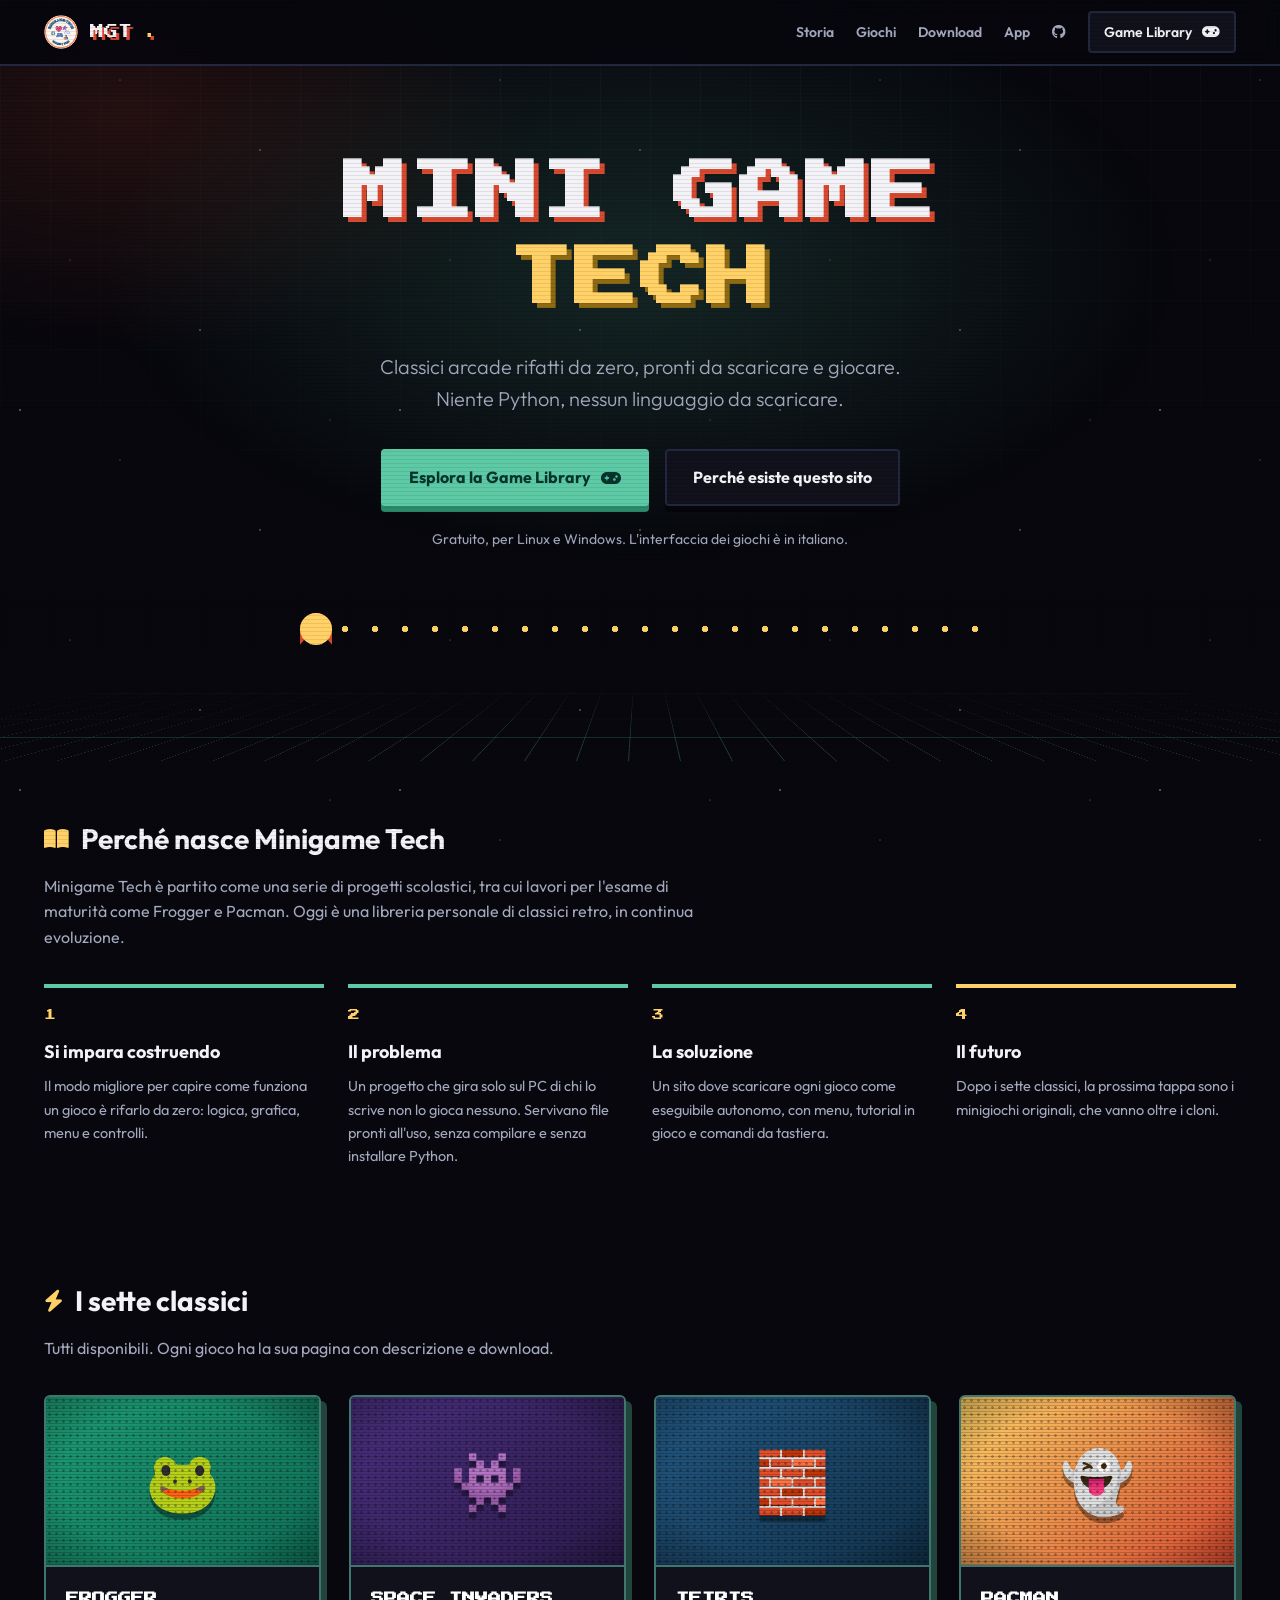
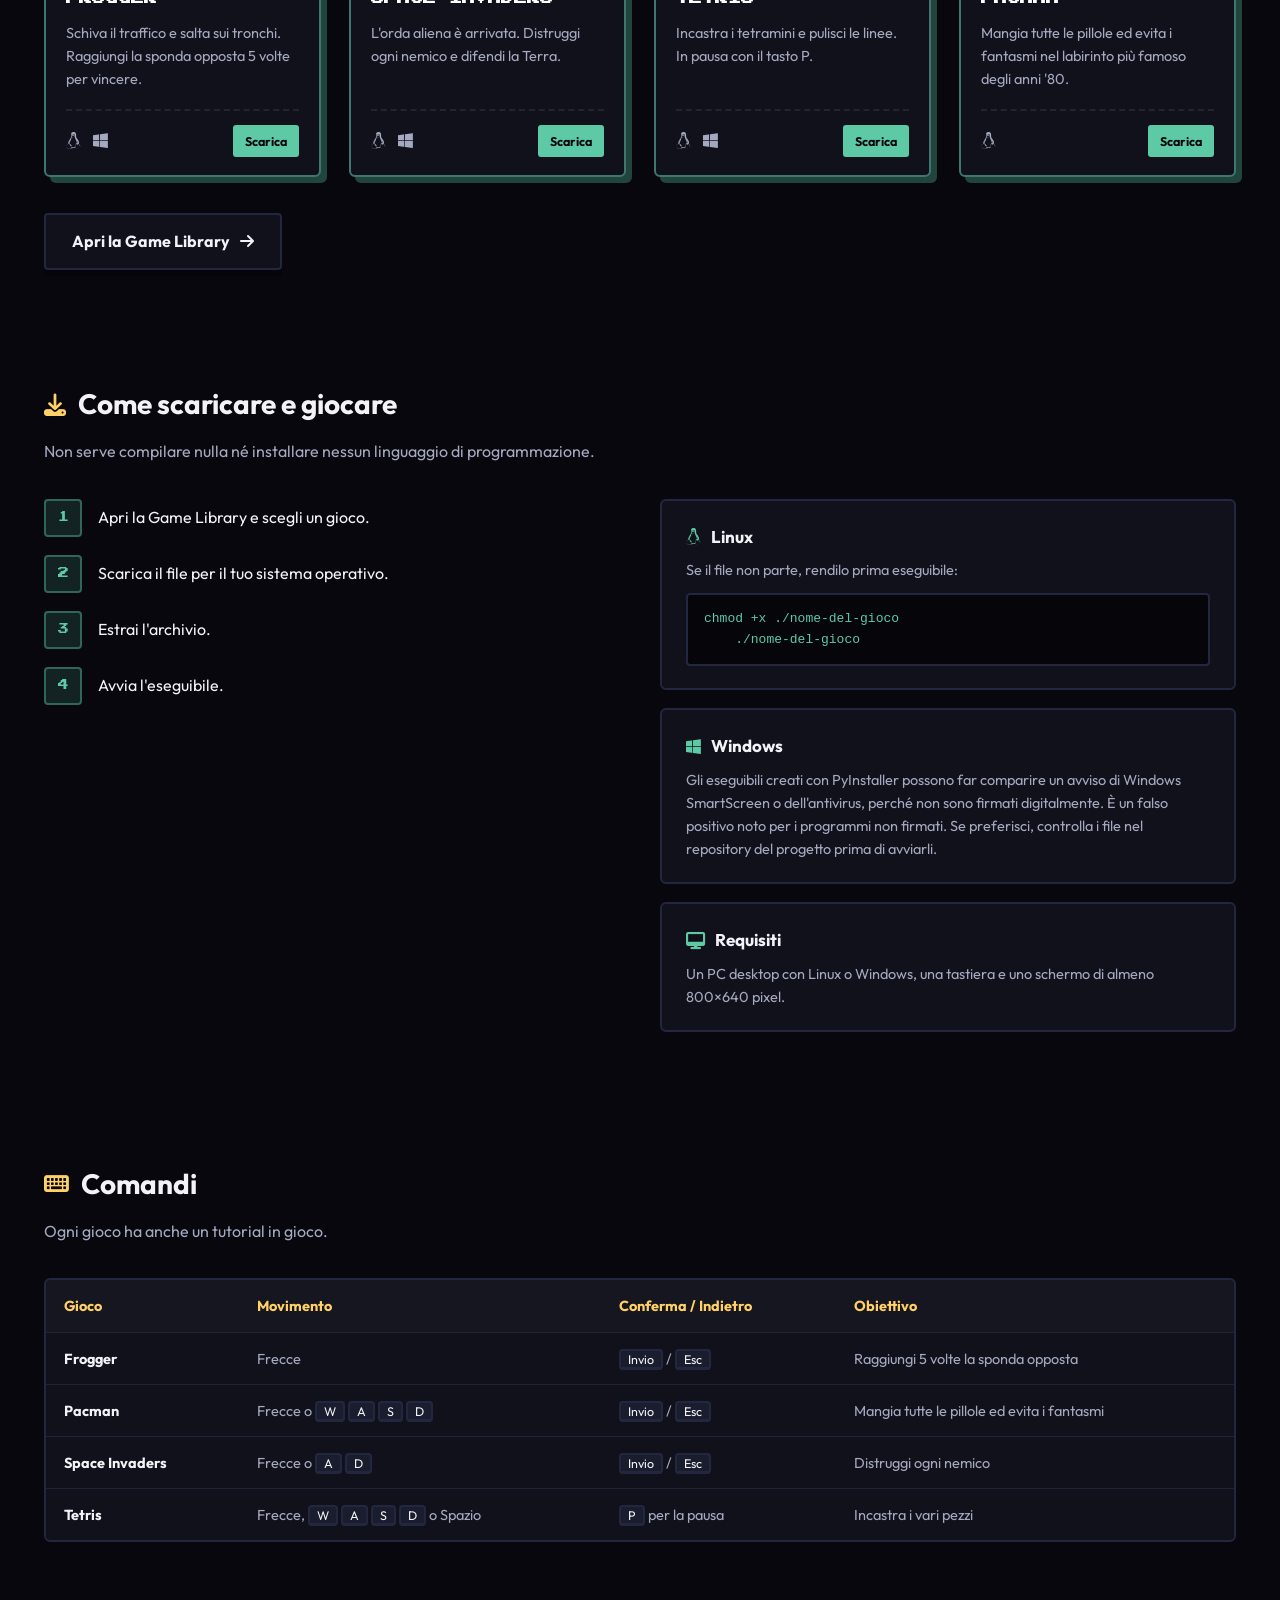
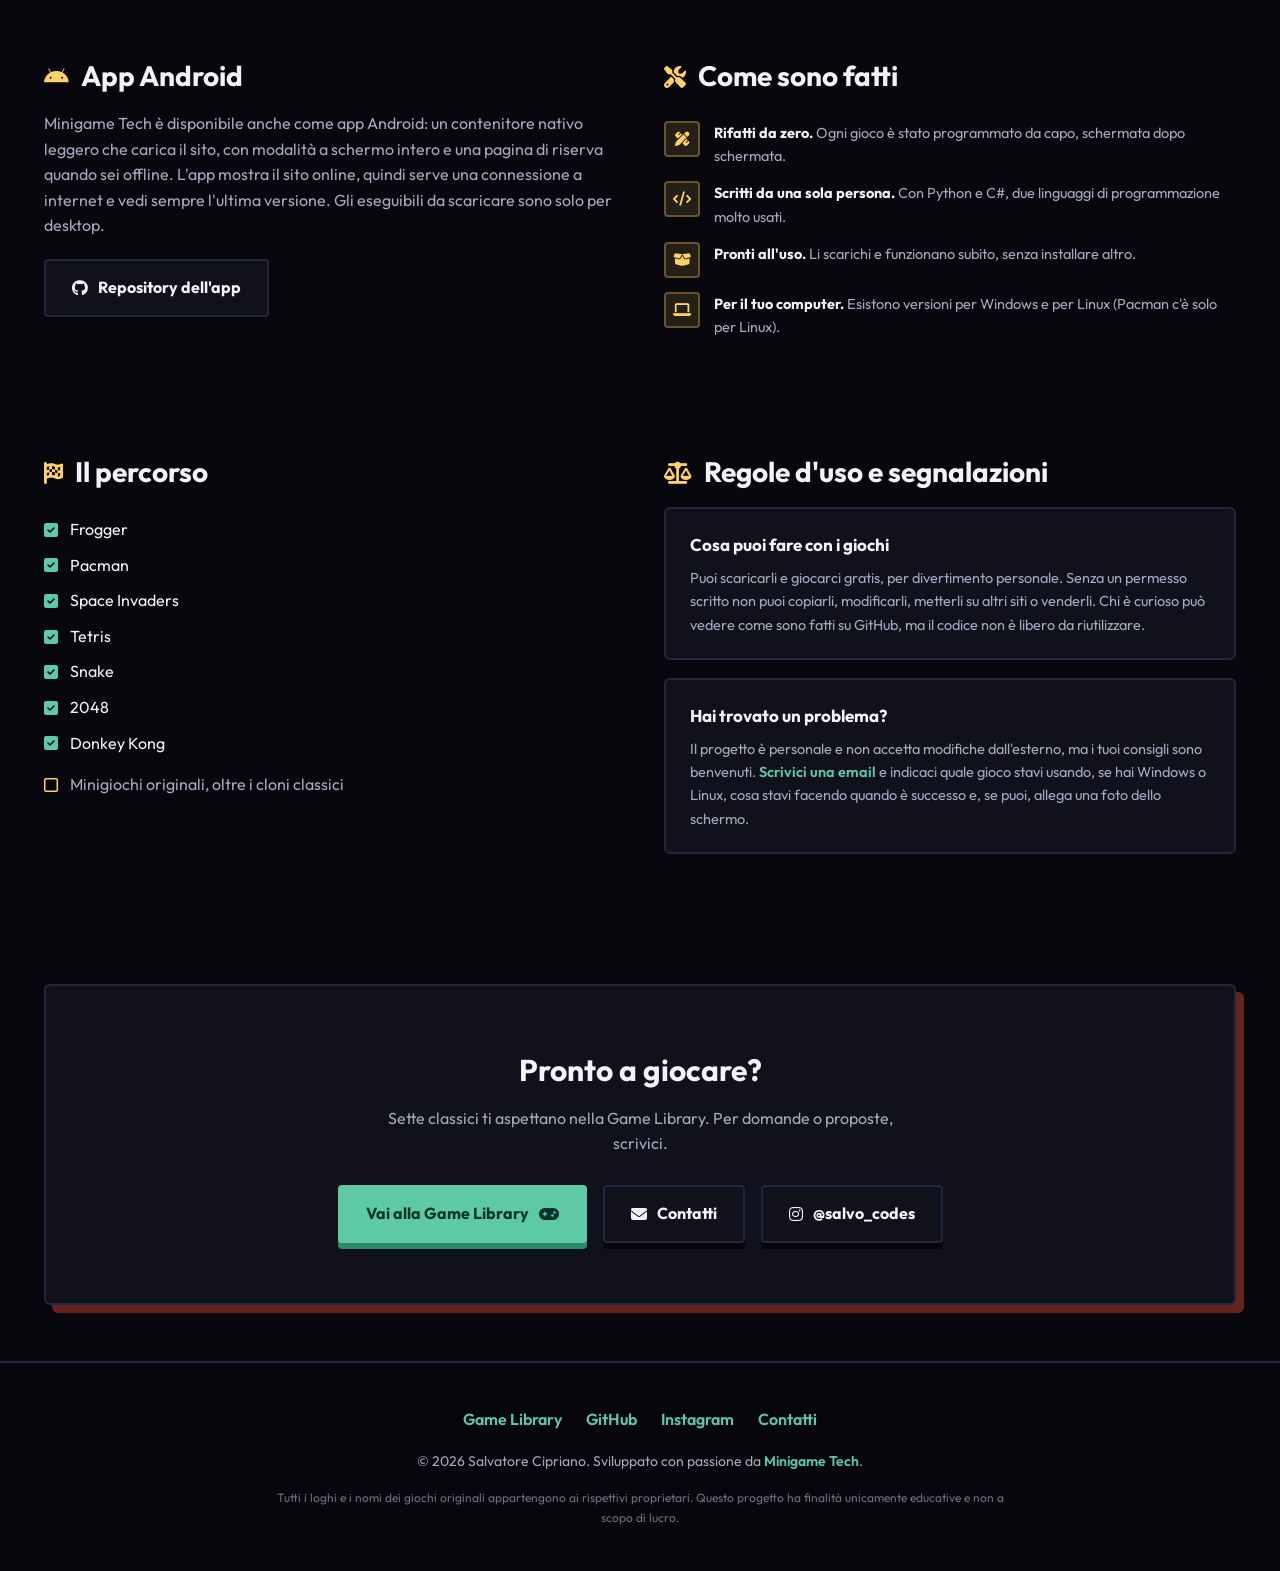
<file: index.html>
<!DOCTYPE html>
<html lang="it">
<head>
    <meta charset="UTF-8">
    <meta name="viewport" content="width=device-width, initial-scale=1.0">
    <meta name="google-site-verification" content="QY5TZIXzYBKXMx78bhKzkDnEO0w9GfPseJlernAC-no">
    <link rel="icon" type="image/png" href="mini-game-tech-logo.png">
    <link rel="stylesheet" href="Style/Home.css">

    <!-- Fonts & Icons -->
    <link rel="preconnect" href="https://fonts.googleapis.com">
    <link rel="preconnect" href="https://fonts.gstatic.com" crossorigin>
    <link href="https://fonts.googleapis.com/css2?family=Outfit:wght@300;400;600&family=Press+Start+2P&display=swap" rel="stylesheet">
    <link rel="stylesheet" href="https://cdnjs.cloudflare.com/ajax/libs/font-awesome/6.4.0/css/all.min.css">

    <!-- SEO Base -->
    <title>Minigame Tech - Arcade Remakes & Retrogaming</title>
    <meta name="description" content="Classic retro arcade games, rebuilt from scratch in Python, C# and ready to play as standalone downloads. No installation, no Python required.">
    <meta name="keywords" content="minigame, minigiochi gratis, remake pacman, remake frogger, giochi retrogaming, giochi linux, giochi windows, pixel art">
    <link rel="canonical" href="https://mini-game-tech.github.io/">

    <!-- Open Graph -->
    <meta property="og:title" content="Minigame Tech - Arcade Remakes & Retrogaming">
    <meta property="og:description" content="Classic retro arcade games, rebuilt from scratch in Python, C# and ready to play as standalone downloads. No installation, no Python required.">
    <meta property="og:type" content="website">
    <meta property="og:url" content="https://mini-game-tech.github.io/">
    <meta property="og:image" content="https://mini-game-tech.github.io/mini-game-tech-logo.png">
</head>
<body>
    <div class="scan"></div>
    <div class="gridbg"></div>

    <nav>
        <div class="wrap">
            <a class="brand" href="index.html" aria-label="Minigame Tech - Home"><img src="mini-game-tech-logo.png" alt="">MGT<span>.</span></a>
            <div class="links">
                <a class="t" href="#storia">Storia</a>
                <a class="t" href="#giochi">Giochi</a>
                <a class="t" href="#download">Download</a>
                <a class="t" href="#app">App</a>
                <a href="https://github.com/Mini-Game-Tech/Mini-Game-Tech.github.io" target="_blank" rel="noopener" aria-label="GitHub"><i class="fa-brands fa-github"></i></a>
                <a class="btn" href="Pages/game_library.html"><span class="lb">Game Library</span> <i class="fa-solid fa-gamepad"></i></a>
            </div>
        </div>
    </nav>

    <header class="hero">
        <h1 class="logo">MINI GAME<span> TECH</span></h1>
        <p class="sub">Classici arcade rifatti da zero, pronti da scaricare e giocare.<br>Niente Python, nessun linguaggio da scaricare.</p>
        <div class="cta">
            <a class="btn p" href="Pages/game_library.html">Esplora la Game Library <i class="fa-solid fa-gamepad"></i></a>
            <a class="btn g" href="#storia">Perché esiste questo sito</a>
        </div>
        <p class="note">Gratuito, per Linux e Windows. L'interfaccia dei giochi è in italiano.</p>
        <div class="track" aria-hidden="true">
            <div class="dots"></div>
            <div class="ghost"></div>
            <div class="pac"><i></i><i></i></div>
        </div>
    </header>

    <main class="wrap">

        <section id="storia">
            <h2><i class="fa-solid fa-book-open"></i> Perché nasce Minigame Tech</h2>
            <p class="lead">Minigame Tech è partito come una serie di progetti scolastici, tra cui lavori per l'esame di maturità come Frogger e Pacman. Oggi è una libreria personale di classici retro, in continua evoluzione.</p>
            <ol class="story">
                <li><h3>Si impara costruendo</h3><p>Il modo migliore per capire come funziona un gioco è rifarlo da zero: logica, grafica, menu e controlli.</p></li>
                <li><h3>Il problema</h3><p>Un progetto che gira solo sul PC di chi lo scrive non lo gioca nessuno. Servivano file pronti all'uso, senza compilare e senza installare Python.</p></li>
                <li><h3>La soluzione</h3><p>Un sito dove scaricare ogni gioco come eseguibile autonomo, con menu, tutorial in gioco e comandi da tastiera.</p></li>
                <li><h3>Il futuro</h3><p>Dopo i sette classici, la prossima tappa sono i minigiochi originali, che vanno oltre i cloni.</p></li>
            </ol>
        </section>

        <section id="giochi">
            <h2><i class="fa-solid fa-bolt"></i> I sette classici</h2>
            <p class="lead">Tutti disponibili. Ogni gioco ha la sua pagina con descrizione e download.</p>
            <ul class="games">
                <li><a class="game" href="Pages/Game_Pages/frogger.html" style="--c1:#1d9e75;--c2:#0f6e56"><div class="th">🐸</div><div class="bd"><h3>FROGGER</h3><p>Schiva il traffico e salta sui tronchi. Raggiungi la sponda opposta 5 volte per vincere.</p><div class="os"><i class="fa-brands fa-linux"></i><i class="fa-brands fa-windows"></i><b>Scarica</b></div></div></a></li>
                <li><a class="game" href="Pages/Game_Pages/space_invaders.html" style="--c1:#4b3080;--c2:#2c1a4d"><div class="th">👾</div><div class="bd"><h3>SPACE INVADERS</h3><p>L'orda aliena è arrivata. Distruggi ogni nemico e difendi la Terra.</p><div class="os"><i class="fa-brands fa-linux"></i><i class="fa-brands fa-windows"></i><b>Scarica</b></div></div></a></li>
                <li><a class="game" href="Pages/Game_Pages/tetris.html" style="--c1:#235882;--c2:#11324c"><div class="th">🧱</div><div class="bd"><h3>TETRIS</h3><p>Incastra i tetramini e pulisci le linee. In pausa con il tasto P.</p><div class="os"><i class="fa-brands fa-linux"></i><i class="fa-brands fa-windows"></i><b>Scarica</b></div></div></a></li>
                <li><a class="game" href="Pages/Game_Pages/pacman.html" style="--c1:#ffd166;--c2:#d84a30"><div class="th">👻</div><div class="bd"><h3>PACMAN</h3><p>Mangia tutte le pillole ed evita i fantasmi nel labirinto più famoso degli anni '80.</p><div class="os"><i class="fa-brands fa-linux"></i><b>Scarica</b></div></div></a></li>
            </ul>
            <div class="more"><a class="btn g" href="Pages/game_library.html">Apri la Game Library <i class="fa-solid fa-arrow-right"></i></a></div>
        </section>

        <section id="download">
            <h2><i class="fa-solid fa-download"></i> Come scaricare e giocare</h2>
            <p class="lead">Non serve compilare nulla né installare nessun linguaggio di programmazione.</p>
            <div class="dl">
                <ol class="steps">
                    <li>Apri la Game Library e scegli un gioco.</li>
                    <li>Scarica il file per il tuo sistema operativo.</li>
                    <li>Estrai l'archivio.</li>
                    <li>Avvia l'eseguibile.</li>
                </ol>
                <div>
                    <div class="box"><h3><i class="fa-brands fa-linux"></i> Linux</h3><p>Se il file non parte, rendilo prima eseguibile:</p><pre>chmod +x ./nome-del-gioco
    ./nome-del-gioco</pre></div>
                    <div class="box"><h3><i class="fa-brands fa-windows"></i> Windows</h3><p>Gli eseguibili creati con PyInstaller possono far comparire un avviso di Windows SmartScreen o dell'antivirus, perché non sono firmati digitalmente. È un falso positivo noto per i programmi non firmati. Se preferisci, controlla i file nel repository del progetto prima di avviarli.</p></div>
                    <div class="box"><h3><i class="fa-solid fa-desktop"></i> Requisiti</h3><p>Un PC desktop con Linux o Windows, una tastiera e uno schermo di almeno 800×640 pixel.</p></div>
                </div>
            </div>
        </section>

        <section id="controlli">
            <h2><i class="fa-solid fa-keyboard"></i> Comandi</h2>
            <p class="lead">Ogni gioco ha anche un tutorial in gioco.</p>
            <div class="tw">
                <table>
                    <thead><tr><th>Gioco</th><th>Movimento</th><th>Conferma / Indietro</th><th>Obiettivo</th></tr></thead>
                    <tbody>
                    <tr><td>Frogger</td><td>Frecce</td><td><kbd>Invio</kbd> / <kbd>Esc</kbd></td><td>Raggiungi 5 volte la sponda opposta</td></tr>
                    <tr><td>Pacman</td><td>Frecce o <kbd>W</kbd> <kbd>A</kbd> <kbd>S</kbd> <kbd>D</kbd></td><td><kbd>Invio</kbd> / <kbd>Esc</kbd></td><td>Mangia tutte le pillole ed evita i fantasmi</td></tr>
                    <tr><td>Space Invaders</td><td>Frecce o <kbd>A</kbd> <kbd>D</kbd></td><td><kbd>Invio</kbd> / <kbd>Esc</kbd></td><td>Distruggi ogni nemico</td></tr>
                    <tr><td>Tetris</td><td>Frecce, <kbd>W</kbd> <kbd>A</kbd> <kbd>S</kbd> <kbd>D</kbd> o Spazio</td><td><kbd>P</kbd> per la pausa</td><td>Incastra i vari pezzi</td></tr>
                    </tbody>
                </table>
            </div>
        </section>

        <section id="app">
            <div class="two">
                <div>
                    <h2><i class="fa-brands fa-android"></i> App Android</h2>
                    <p class="lead n">Minigame Tech è disponibile anche come app Android: un contenitore nativo leggero che carica il sito, con modalità a schermo intero e una pagina di riserva quando sei offline. L'app mostra il sito online, quindi serve una connessione a internet e vedi sempre l'ultima versione. Gli eseguibili da scaricare sono solo per desktop.</p>
                    <p class="mt"><a class="btn g" href="https://github.com/minigame-tech/minigame-tech-app" target="_blank" rel="noopener"><i class="fa-brands fa-github"></i> Repository dell'app</a></p>
                </div>
                <div>
                    <h2><i class="fa-solid fa-screwdriver-wrench"></i> Come sono fatti</h2>
                    <ul class="tech">
                        <li><i class="fa-solid fa-pen-ruler"></i><span><b>Rifatti da zero.</b> Ogni gioco è stato programmato da capo, schermata dopo schermata.</span></li>
                        <li><i class="fa-solid fa-code"></i><span><b>Scritti da una sola persona.</b> Con Python e C#, due linguaggi di programmazione molto usati.</span></li>
                        <li><i class="fa-solid fa-box-open"></i><span><b>Pronti all'uso.</b> Li scarichi e funzionano subito, senza installare altro.</span></li>
                        <li><i class="fa-solid fa-laptop"></i><span><b>Per il tuo computer.</b> Esistono versioni per Windows e per Linux (Pacman c'è solo per Linux).</span></li>
                    </ul>
                </div>
            </div>
        </section>

        <section id="percorso">
            <div class="two">
                <div>
                    <h2><i class="fa-solid fa-flag-checkered"></i> Il percorso</h2>
                    <ul class="road">
                        <li><i class="fa-solid fa-square-check"></i> Frogger</li>
                        <li><i class="fa-solid fa-square-check"></i> Pacman</li>
                        <li><i class="fa-solid fa-square-check"></i> Space Invaders</li>
                        <li><i class="fa-solid fa-square-check"></i> Tetris</li>
                        <li><i class="fa-solid fa-square-check"></i> Snake</li>
                        <li><i class="fa-solid fa-square-check"></i> 2048</li>
                        <li><i class="fa-solid fa-square-check"></i> Donkey Kong</li>
                        <li class="next"><i class="fa-regular fa-square"></i> Minigiochi originali, oltre i cloni classici</li>
                    </ul>
                </div>
                <div>
                    <h2><i class="fa-solid fa-scale-balanced"></i> Regole d'uso e segnalazioni</h2>
                    <div class="box"><h3>Cosa puoi fare con i giochi</h3><p>Puoi scaricarli e giocarci gratis, per divertimento personale. Senza un permesso scritto non puoi copiarli, modificarli, metterli su altri siti o venderli. Chi è curioso può vedere come sono fatti su GitHub, ma il codice non è libero da riutilizzare.</p></div>
                    <div class="box"><h3>Hai trovato un problema?</h3><p>Il progetto è personale e non accetta modifiche dall'esterno, ma i tuoi consigli sono benvenuti. <a href="https://mail.google.com/mail/?view=cm&amp;fs=1&amp;to=codelab.italia@gmail.com" target="_blank" rel="noopener">Scrivici una email</a> e indicaci quale gioco stavi usando, se hai Windows o Linux, cosa stavi facendo quando è successo e, se puoi, allega una foto dello schermo.</p></div>
                </div>
            </div>
        </section>

        <section>
            <div class="big">
                <h2>Pronto a giocare?</h2>
                <p>Sette classici ti aspettano nella Game Library. Per domande o proposte, scrivici.</p>
                <div class="cta">
                    <a class="btn p" href="Pages/game_library.html">Vai alla Game Library <i class="fa-solid fa-gamepad"></i></a>
                    <a class="btn g" href="https://mail.google.com/mail/?view=cm&amp;fs=1&amp;to=codelab.italia@gmail.com" target="_blank" rel="noopener"><i class="fa-solid fa-envelope"></i> Contatti</a>
                    <a class="btn g" href="https://www.instagram.com/salvo_codes/" target="_blank" rel="noopener"><i class="fa-brands fa-instagram"></i> @salvo_codes</a>
                </div>
            </div>
        </section>

    </main>

    <footer>
        <div class="fl">
            <a href="Pages/game_library.html">Game Library</a>
            <a href="https://github.com/Mini-Game-Tech/Mini-Game-Tech.github.io" target="_blank" rel="noopener">GitHub</a>
            <a href="https://www.instagram.com/salvo_codes/" target="_blank" rel="noopener">Instagram</a>
            <a href="https://mail.google.com/mail/?view=cm&amp;fs=1&amp;to=codelab.italia@gmail.com" target="_blank" rel="noopener">Contatti</a>
        </div>
        <p>&copy; 2026 Salvatore Cipriano. Sviluppato con passione da <a href="https://github.com/minigame-tech" target="_blank" rel="noopener">Minigame Tech</a>.</p>
        <p class="s">Tutti i loghi e i nomi dei giochi originali appartengono ai rispettivi proprietari. Questo progetto ha finalità unicamente educative e non a scopo di lucro.</p>
    </footer>
</body>
</html>
</file>
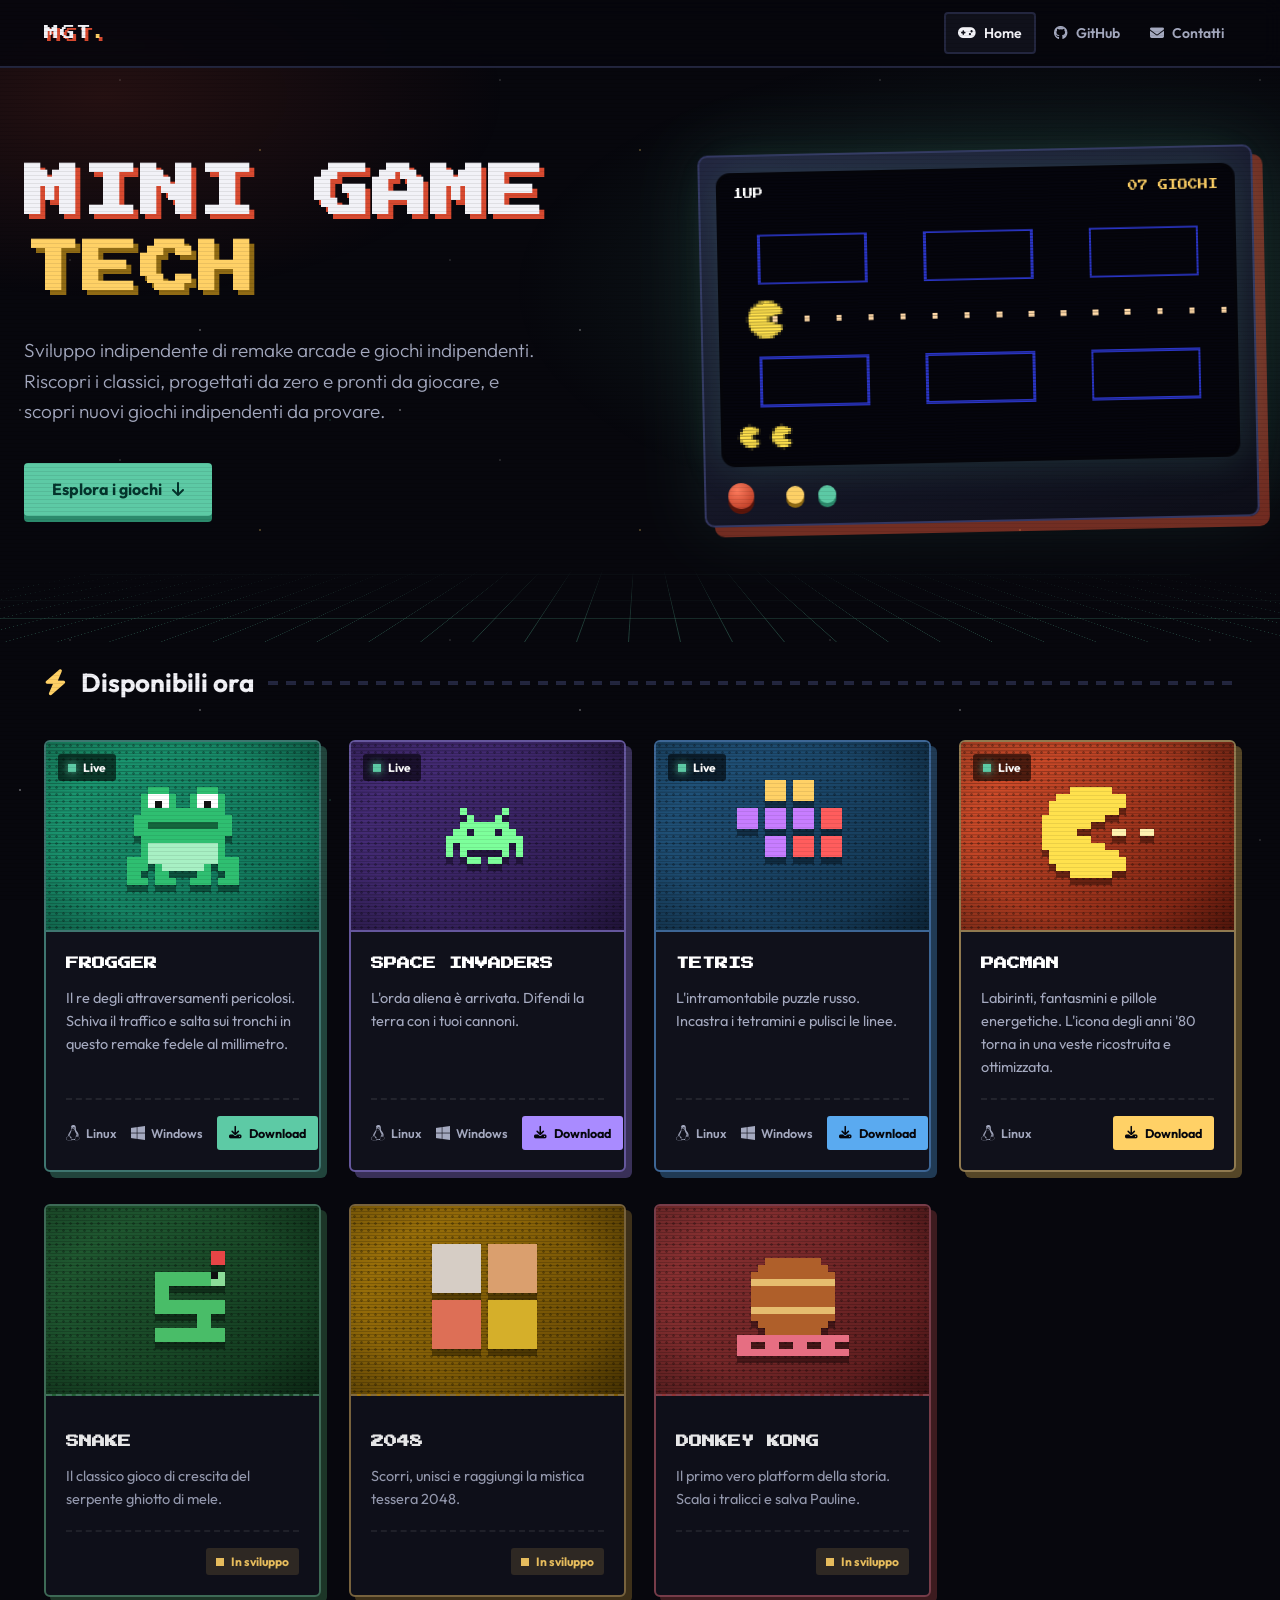
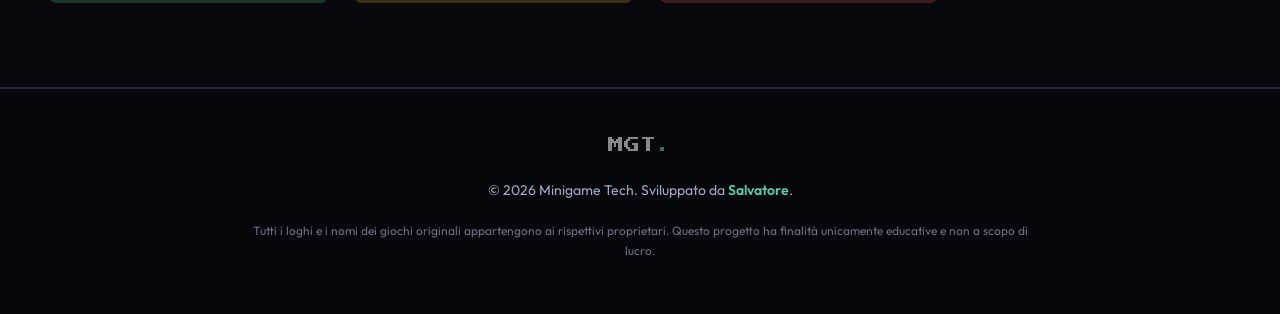
<file: Pages/game_library.html>
<!DOCTYPE html>
<html lang="it">
<head>
    <meta charset="UTF-8">
    <meta name="viewport" content="width=device-width, initial-scale=1.0">
    <meta name="description" content="Minigame Tech: remake arcade e giochi indipendenti da scaricare e provare. Frogger, Space Invaders, Tetris, Snake, 2048, Donkey Kong e Pacman.">
    <meta name="google-site-verification" content="QY5TZIXzYBKXMx78bhKzkDnEO0w9GfPseJlernAC-no" />
    <title>Minigame Tech - Arcade Remakes & Retrogaming</title>
    <link rel="icon" type="image/png" href="../mini-game-tech-logo.png">
    <link rel="stylesheet" href="../Style/Game_Library.css">

    <!-- Fonts & Icons -->
    <link rel="preconnect" href="https://fonts.googleapis.com">
    <link rel="preconnect" href="https://fonts.gstatic.com" crossorigin>
    <link href="https://fonts.googleapis.com/css2?family=Outfit:wght@300;400;600;700&family=Press+Start+2P&display=swap" rel="stylesheet">
    <link rel="stylesheet" href="https://cdnjs.cloudflare.com/ajax/libs/font-awesome/6.4.0/css/all.min.css">
</head>
<body>
    <div class="scanlines"></div>

    <!-- Navigazione -->
    <nav class="navbar">
        <div class="nav-content">
            <div class="nav-logo">MGT<span>.</span></div>
            <div class="nav-links">
                <a href="../index.html" class="btn-secondary"><i class="fa-solid fa-gamepad"></i><span class="label">Home</span></a>
                <a href="https://github.com/Mini-Game-Tech/Mini-Game-Tech.github.io" target="_blank" rel="noopener"><i class="fa-brands fa-github"></i><span class="label">GitHub</span></a>
                <a href="https://mail.google.com/mail/?view=cm&fs=1&to=codelab.italia@gmail.com" target="_blank" rel="noopener"><i class="fa-solid fa-envelope"></i><span class="label">Contatti</span></a>
            </div>
        </div>
    </nav>

    <!-- Hero -->
    <header class="hero">
        <div class="hero-inner">
            <div class="hero-content">
                <h1 class="logo">MINI GAME<span>TECH</span></h1>
                <p class="subtitle">Sviluppo indipendente di remake arcade e giochi indipendenti. Riscopri i classici, progettati da zero e pronti da giocare, e scopri nuovi giochi indipendenti da provare.</p>
                <a href="#games" class="btn btn-primary">Esplora i giochi <i class="fa-solid fa-arrow-down"></i></a>
            </div>

            <div class="cabinet" aria-hidden="true">
                <div class="crt">
                    <div class="hud"><span>1UP</span><span>07 GIOCHI</span></div>
                    <canvas id="scene" width="192" height="108"></canvas>
                </div>
                <div class="controls"><i class="stick"></i><i class="b1"></i><i class="b2"></i></div>
            </div>
        </div>
    </header>

    <!-- Contenuto principale -->
    <main id="games">
        <h2 class="section-title"><i class="fa-solid fa-bolt"></i> Disponibili ora</h2>

        <div class="grid">
            <!-- FROGGER -->
            <a class="card" href="Game_Pages/frogger.html" style="--c:#5dcaa5;--g1:#1d9e75;--g2:#0f6e56">
                <div class="screen">
                    <span class="badge">Live</span>
                    <canvas class="sprite" data-sprite="frog" width="16" height="16" aria-hidden="true">🐸</canvas>
                </div>
                <div class="card-body">
                    <h3 class="card-title">FROGGER</h3>
                    <p class="card-desc">Il re degli attraversamenti pericolosi. Schiva il traffico e salta sui tronchi in questo remake fedele al millimetro.</p>
                    <div class="card-footer">
                        <span class="plat"><i class="fa-brands fa-linux"></i> Linux</span>
                        <span class="plat"><i class="fa-brands fa-windows"></i> Windows</span>
                        <span class="get"><i class="fa-solid fa-download"></i> Download</span>
                    </div>
                </div>
            </a>

            <!-- SPACE INVADERS -->
            <a class="card" href="Game_Pages/space_invaders.html" style="--c:#a98bff;--g1:#4b3080;--g2:#2c1a4d">
                <div class="screen">
                    <span class="badge">Live</span>
                    <canvas class="sprite" data-sprite="invader" width="16" height="16" aria-hidden="true">👾</canvas>
                </div>
                <div class="card-body">
                    <h3 class="card-title">SPACE INVADERS</h3>
                    <p class="card-desc">L'orda aliena è arrivata. Difendi la terra con i tuoi cannoni.</p>
                    <div class="card-footer">
                        <span class="plat"><i class="fa-brands fa-linux"></i> Linux</span>
                        <span class="plat"><i class="fa-brands fa-windows"></i> Windows</span>
                        <span class="get"><i class="fa-solid fa-download"></i> Download</span>
                    </div>
                </div>
            </a>

            <!-- TETRIS -->
            <a class="card" href="Game_Pages/tetris.html" style="--c:#5aaaf0;--g1:#235882;--g2:#11324c">
                <div class="screen">
                    <span class="badge">Live</span>
                    <canvas class="sprite" data-sprite="tetris" width="16" height="16" aria-hidden="true">🧱</canvas>
                </div>
                <div class="card-body">
                    <h3 class="card-title">TETRIS</h3>
                    <p class="card-desc">L'intramontabile puzzle russo. Incastra i tetramini e pulisci le linee.</p>
                    <div class="card-footer">
                        <span class="plat"><i class="fa-brands fa-linux"></i> Linux</span>
                        <span class="plat"><i class="fa-brands fa-windows"></i> Windows</span>
                        <span class="get"><i class="fa-solid fa-download"></i> Download</span>
                    </div>
                </div>
            </a>

            <!-- PACMAN -->
            <a class="card" href="Game_Pages/pacman.html" style="--c:#ffd166;--g1:#e2552f;--g2:#6e1d0f">
                <div class="screen">
                    <span class="badge">Live</span>
                    <canvas class="sprite" data-sprite="pacman" width="16" height="16" aria-hidden="true">👻</canvas>
                </div>
                <div class="card-body">
                    <h3 class="card-title">PACMAN</h3>
                    <p class="card-desc">Labirinti, fantasmini e pillole energetiche. L'icona degli anni '80 torna in una veste ricostruita e ottimizzata.</p>
                    <div class="card-footer">
                        <span class="plat"><i class="fa-brands fa-linux"></i> Linux</span>
                        <span class="get"><i class="fa-solid fa-download"></i> Download</span>
                    </div>
                </div>
            </a>

            <!-- SNAKE -->
            <div class="card card-empty" style="--c:#6fdc8c;--g1:#276b3a;--g2:#133b1e">
                <div class="screen">
                    <canvas class="sprite" data-sprite="snake" width="16" height="16" aria-hidden="true">🐍</canvas>
                </div>
                <div class="card-body">
                    <h3 class="card-title">SNAKE</h3>
                    <p class="card-desc">Il classico gioco di crescita del serpente ghiotto di mele.</p>
                    <div class="card-footer">
                        <span class="badge soon">In sviluppo</span>
                    </div>
                </div>
            </div>

            <!-- 2048 -->
            <div class="card card-empty" style="--c:#ffc94d;--g1:#b8860b;--g2:#6b4c03">
                <div class="screen">
                    <canvas class="sprite" data-sprite="tiles" width="16" height="16" aria-hidden="true">🔢</canvas>
                </div>
                <div class="card-body">
                    <h3 class="card-title">2048</h3>
                    <p class="card-desc">Scorri, unisci e raggiungi la mistica tessera 2048.</p>
                    <div class="card-footer">
                        <span class="badge soon">In sviluppo</span>
                    </div>
                </div>
            </div>

            <!-- DONKEY KONG -->
            <div class="card card-empty" style="--c:#ff6b6b;--g1:#a33b3b;--g2:#5e1c1c">
                <div class="screen">
                    <canvas class="sprite" data-sprite="barrel" width="16" height="16" aria-hidden="true">🦍</canvas>
                </div>
                <div class="card-body">
                    <h3 class="card-title">DONKEY KONG</h3>
                    <p class="card-desc">Il primo vero platform della storia. Scala i tralicci e salva Pauline.</p>
                    <div class="card-footer">
                        <span class="badge soon">In sviluppo</span>
                    </div>
                </div>
            </div>
        </div>
    </main>

    <footer>
        <div class="footer-content">
            <div class="footer-logo">MGT<span>.</span></div>
            <p>&copy; 2026 Minigame Tech. Sviluppato da <a href="https://github.com/minigame-tech" target="_blank" rel="noopener">Salvatore</a>.</p>
            <p class="small-text">Tutti i loghi e i nomi dei giochi originali appartengono ai rispettivi proprietari. Questo progetto ha finalità unicamente educative e non a scopo di lucro.</p>
        </div>
    </footer>

    <script>
        (function () {
            /* ---------- Sprite pixel art (16x16) delle card ---------- */
            var SPRITES = {
                frog: {
                    pal: { g: '#2fbf71', w: '#ffffff', k: '#111111', d: '#14663d', l: '#a8f0c4' },
                    rows: [
                        '................',
                        '...ggg....ggg...',
                        '..gwwwg..gwwwg..',
                        '..gwkwg..gwkwg..',
                        '..gggggggggggg..',
                        '.gggggggggggggg.',
                        '.ggddddddddddgg.',
                        '.gggggggggggggg.',
                        '..gggggggggggg..',
                        '..gllllllllllg..',
                        '..gllllllllllg..',
                        'gggllllllllllggg',
                        'ggg.gllllllg.ggg',
                        'gg..gg....gg..gg',
                        'ggg.ggg..ggg.ggg',
                        '................'
                    ]
                },
                invader: {
                    pal: { '#': '#7dff9b' },
                    rows: [
                        '................',
                        '................',
                        '................',
                        '................',
                        '....#.....#.....',
                        '.....#...#......',
                        '....#######.....',
                        '...##.###.##....',
                        '..###########...',
                        '..#.#######.#...',
                        '..#.#.....#.#...',
                        '.....##.##......',
                        '................',
                        '................',
                        '................',
                        '................'
                    ]
                },
                tetris: {
                    pal: { y: '#ffd166', p: '#c77dff', r: '#ff5d5d' },
                    rows: [
                        '....yyy.yyy.....',
                        '....yyy.yyy.....',
                        '....yyy.yyy.....',
                        '................',
                        'ppp.ppp.ppp.rrr.',
                        'ppp.ppp.ppp.rrr.',
                        'ppp.ppp.ppp.rrr.',
                        '................',
                        '....ppp.rrr.rrr.',
                        '....ppp.rrr.rrr.',
                        '....ppp.rrr.rrr.',
                        '................',
                        '................',
                        '................',
                        '................',
                        '................'
                    ]
                },
                snake: {
                    pal: { g: '#52d273', h: '#9bf5a8', k: '#111111', a: '#ff4d4d' },
                    rows: [
                        '................',
                        '............aa..',
                        '............aa..',
                        '................',
                        '....ggggggggkh..',
                        '....gggggggghh..',
                        '....gg..........',
                        '....gg..........',
                        '....gggggggggg..',
                        '....gggggggggg..',
                        '..........gg....',
                        '..........gg....',
                        '....gggggggggg..',
                        '....gggggggggg..',
                        '................',
                        '................'
                    ]
                },
                tiles: {
                    pal: { a: '#eee4da', b: '#f2b179', c: '#f67c5f', d: '#edc22e' },
                    rows: [
                        'aaaaaaa.bbbbbbb.',
                        'aaaaaaa.bbbbbbb.',
                        'aaaaaaa.bbbbbbb.',
                        'aaaaaaa.bbbbbbb.',
                        'aaaaaaa.bbbbbbb.',
                        'aaaaaaa.bbbbbbb.',
                        'aaaaaaa.bbbbbbb.',
                        '................',
                        'ccccccc.ddddddd.',
                        'ccccccc.ddddddd.',
                        'ccccccc.ddddddd.',
                        'ccccccc.ddddddd.',
                        'ccccccc.ddddddd.',
                        'ccccccc.ddddddd.',
                        'ccccccc.ddddddd.',
                        '................'
                    ]
                },
                barrel: {
                    pal: { b: '#c26a2e', o: '#ffd27a', r: '#ff7a90' },
                    rows: [
                        '................',
                        '................',
                        '....bbbbbbbb....',
                        '...bbbbbbbbbb...',
                        '..bbbbbbbbbbbb..',
                        '..oooooooooooo..',
                        '..bbbbbbbbbbbb..',
                        '..bbbbbbbbbbbb..',
                        '..bbbbbbbbbbbb..',
                        '..oooooooooooo..',
                        '..bbbbbbbbbbbb..',
                        '...bbbbbbbbbb...',
                        '....bbbbbbbb....',
                        'rrrrrrrrrrrrrrrr',
                        'rr..rr..rr..rr..',
                        'rrrrrrrrrrrrrrrr'
                    ]
                },
                pacman: {
                    pal: { y: '#ffe14d', d: '#fff2b0' },
                    rows: [
                        '................',
                        '....yyyyyy......',
                        '..yyyyyyyyyy....',
                        '.yyyyyyyyyyy....',
                        '.yyyyyyyyyy.....',
                        'yyyyyyyyy.......',
                        'yyyyyyy.........',
                        'yyyyy.....dd..dd',
                        'yyyyyyy.........',
                        'yyyyyyyyy.......',
                        '.yyyyyyyyyy.....',
                        '.yyyyyyyyyyy....',
                        '..yyyyyyyyyy....',
                        '....yyyyyy......',
                        '................',
                        '................'
                    ]
                }
            };

            document.querySelectorAll('canvas.sprite').forEach(function (cv) {
                var s = SPRITES[cv.dataset.sprite];
                if (!s) return;
                var ctx = cv.getContext('2d');
                s.rows.forEach(function (row, y) {
                    for (var x = 0; x < row.length; x++) {
                        var c = s.pal[row[x]];
                        if (c) { ctx.fillStyle = c; ctx.fillRect(x, y, 1, 1); }
                    }
                });
            });

            /* ---------- Scena animata nello schermo CRT ---------- */
            var cv = document.getElementById('scene');
            if (!cv) return;
            var ctx = cv.getContext('2d');
            var W = cv.width, LANE = 54;

            var GHOST = [
                '....######....',
                '..##########..',
                '.############.',
                '.############.',
                '##############',
                '##############',
                '##############',
                '##############',
                '##############',
                '##############',
                '##############',
                '##############',
                '##.###..###.##',
                '#...##..##...#'
            ];

            function drawGhost(cx, scared, dir) {
                var x = Math.round(cx - 7), y = LANE - 7;
                ctx.fillStyle = scared ? '#2d3bff' : '#ff4d4d';
                GHOST.forEach(function (row, j) {
                    for (var i = 0; i < 14; i++) if (row[i] === '#') ctx.fillRect(x + i, y + j, 1, 1);
                });
                if (scared) {
                    ctx.fillStyle = '#ffb8d9';
                    ctx.fillRect(x + 4, y + 5, 2, 2);
                    ctx.fillRect(x + 8, y + 5, 2, 2);
                } else {
                    ctx.fillStyle = '#fff';
                    ctx.fillRect(x + 3, y + 4, 3, 4);
                    ctx.fillRect(x + 8, y + 4, 3, 4);
                    ctx.fillStyle = '#1a2cff';
                    var p = dir > 0 ? 1 : 0;
                    ctx.fillRect(x + 3 + p, y + 6, 2, 2);
                    ctx.fillRect(x + 8 + p, y + 6, 2, 2);
                }
            }

            function drawPac(cx, cy, r, dir, mouth) {
                var base = dir > 0 ? 0 : Math.PI;
                ctx.fillStyle = '#ffe14d';
                ctx.beginPath();
                ctx.moveTo(cx, cy);
                ctx.arc(cx, cy, r, base + mouth, base + Math.PI * 2 - mouth);
                ctx.closePath();
                ctx.fill();
            }

            function drawMaze() {
                ctx.strokeStyle = '#2b36c9';
                ctx.lineWidth = 1;
                [14.5, 76.5, 138.5].forEach(function (x) {
                    ctx.strokeRect(x, 22.5, 40, 18);
                    ctx.strokeRect(x, 68.5, 40, 18);
                });
            }

            var dir = 1, x = -12, tick = 0, eatenAt = -1, eatenX = 0;

            function render() {
                ctx.fillStyle = '#05050d';
                ctx.fillRect(0, 0, cv.width, cv.height);
                drawMaze();

                // puntini ancora da mangiare
                ctx.fillStyle = '#ffd9a8';
                for (var dx = 8; dx < W; dx += 12) {
                    var eaten = dir > 0 ? dx < x : dx > x;
                    if (!eaten) ctx.fillRect(dx - 1, LANE - 1, 2, 2);
                }

                // fantasma: dietro a Pac-Man all'inizio, in fuga dopo la pillola
                var scared = dir < 0;
                var gap = scared ? Math.max(0, 36 - (W + 12 - x) * 0.18) : 30;
                if (scared && gap < 7 && eatenAt < 0) { eatenAt = tick; eatenX = x - 8; }
                if (!(scared && eatenAt >= 0)) drawGhost(x - gap, scared, dir);

                var mouth = (Math.sin(tick * 0.35) + 1) / 2 * 0.7 + 0.05;
                drawPac(x, LANE, 7, dir, mouth);

                if (eatenAt >= 0 && tick - eatenAt < 45) {
                    ctx.fillStyle = '#5dd9ff';
                    ctx.font = '8px "Press Start 2P", monospace';
                    ctx.fillText('200', Math.round(eatenX - 8), LANE + 3);
                }

                // vite
                drawPac(10, 98, 4, 1, 0.5);
                drawPac(22, 98, 4, 1, 0.5);
            }

            function step() {
                tick++;
                x += dir * (dir > 0 ? 0.8 : 1.0);
                if (dir > 0 && x > W + 44) { dir = -1; x = W + 12; eatenAt = -1; }
                else if (dir < 0 && x < -44) { dir = 1; x = -12; eatenAt = -1; }
            }

            render();
            if (window.matchMedia('(prefers-reduced-motion: reduce)').matches) { x = 88; render(); return; }

            function loop() { step(); render(); requestAnimationFrame(loop); }
            requestAnimationFrame(loop);
        })();
    </script>
</body>
</html>
</file>
<file: Style/Home.css>
@import url('https://fonts.googleapis.com/css2?family=Outfit:wght@300;400;600;700&family=Press+Start+2P&display=swap');

:root {
    --bg-main: #07070d;
    --panel: #10111b;
    --panel-edge: #23263f;
    --line: rgba(80, 90, 140, 0.25);
    --text-primary: #f2f2f7;
    --text-secondary: #a4a9bf;
    --accent-primary: #5dcaa5;
    --accent-secondary: #ffd166;
    --accent-tertiary: #d84a30;
    --font-heading: 'Press Start 2P', monospace;
    --font-body: 'Outfit', sans-serif;
    --max: 1240px;
}

* { margin: 0; padding: 0; box-sizing: border-box; }
html { scroll-behavior: smooth; scroll-padding-top: 90px; }

body {
    background: var(--bg-main);
    color: var(--text-primary);
    font-family: var(--font-body), serif;
    min-height: 100vh;
    overflow-x: hidden;
    position: relative;
    line-height: 1.6;
}

:focus-visible { outline: 3px solid var(--accent-secondary); outline-offset: 3px; }
a { color: inherit; }
.wrap { max-width: var(--max); margin: 0 auto; padding: 0 24px; }

/* --- SFONDO --- */
body::before {
    content: "";
    position: fixed;
    inset: 0;
    z-index: -2;
    pointer-events: none;
    background-image:
            radial-gradient(1.5px 1.5px at 20px 30px, rgba(255,255,255,.55), transparent),
            radial-gradient(1px 1px at 120px 80px, rgba(255,255,255,.4), transparent),
            radial-gradient(1.5px 1.5px at 260px 150px, rgba(255,209,102,.5), transparent),
            radial-gradient(1px 1px at 330px 40px, rgba(93,202,165,.55), transparent),
            radial-gradient(1px 1px at 70px 260px, rgba(255,255,255,.35), transparent),
            radial-gradient(1.5px 1.5px at 200px 330px, rgba(255,255,255,.45), transparent);
    background-size: 380px 380px;
}

.scan { position: fixed; inset: 0; background: repeating-linear-gradient(to bottom, transparent 0 3px, rgba(0,0,0,.16) 3px 4px); z-index: 100; pointer-events: none; opacity: .5; }

.gridbg {
    position: fixed;
    inset: 0;
    z-index: -1;
    background: linear-gradient(rgba(93,202,165,.045) 1px, transparent 1px), linear-gradient(90deg, rgba(93,202,165,.045) 1px, transparent 1px);
    background-size: 50px 50px;
    -webkit-mask-image: linear-gradient(#000, transparent 75%);
    mask-image: linear-gradient(#000, transparent 75%);
}

/* --- BOTTONI (mancavano) --- */
.btn {
    display: inline-flex;
    align-items: center;
    gap: 10px;
    padding: 14px 26px;
    border-radius: 4px;
    border: 2px solid transparent;
    text-decoration: none;
    font-weight: 700;
    font-size: 16px;
    cursor: pointer;
    transition: transform .1s ease, box-shadow .1s ease, color .2s ease, border-color .2s ease;
}
.btn.p { background: var(--accent-primary); color: #04342c; box-shadow: 0 6px 0 #2c8a6c; }
.btn.g { background: var(--panel); color: var(--text-primary); border-color: var(--panel-edge); box-shadow: 0 6px 0 #05050a; }
.btn.p:hover, .btn.g:hover { transform: translateY(3px); box-shadow: 0 3px 0 #05050a; }
.btn.p:hover { box-shadow: 0 3px 0 #2c8a6c; }
.btn.g:hover { border-color: var(--accent-primary); color: var(--accent-primary); }
.btn.p:active, .btn.g:active { transform: translateY(6px); box-shadow: none; }

/* --- NAVIGAZIONE --- */
nav { position: fixed; top: 0; left: 0; right: 0; z-index: 50; background: rgba(7,7,13,.85); backdrop-filter: blur(10px); -webkit-backdrop-filter: blur(10px); border-bottom: 2px solid var(--panel-edge); }
nav .wrap { display: flex; align-items: center; justify-content: space-between; height: 64px; gap: 16px; }
.brand { display: flex; align-items: center; gap: 12px; text-decoration: none; font-family: var(--font-heading), serif; font-size: 14px; color: var(--text-primary); text-shadow: 3px 3px 0 var(--accent-tertiary); }
.brand img { width: 34px; height: 34px; border-radius: 50%; }
.brand span { color: var(--accent-secondary); }
.links { display: flex; align-items: center; gap: 22px; }
.links a { text-decoration: none; color: var(--text-secondary); font-size: 14px; font-weight: 600; transition: color .2s; }
.links a:hover { color: var(--accent-primary); }
.links .btn { padding: 8px 14px; font-size: 14px; color: var(--text-primary); background: var(--panel); border-color: var(--panel-edge); box-shadow: none; }
.links .btn:hover { transform: none; box-shadow: none; border-color: var(--accent-primary); color: var(--accent-primary); }

/* --- HERO --- */
.hero {
    position: relative;
    isolation: isolate;
    overflow: hidden;
    padding: 150px 24px 110px;
    text-align: center;
    background:
            radial-gradient(60% 55% at 50% 35%, rgba(93,202,165,.16), transparent 70%),
            radial-gradient(45% 45% at 10% 15%, rgba(216,74,48,.14), transparent 70%);
}
.hero::after {
    content: "";
    position: absolute;
    left: -20%;
    width: 140%;
    bottom: 0;
    height: 260px;
    z-index: -1;
    background-image: linear-gradient(rgba(93,202,165,.28) 1px, transparent 1px), linear-gradient(90deg, rgba(93,202,165,.28) 1px, transparent 1px);
    background-size: 52px 52px;
    transform: perspective(280px) rotateX(58deg);
    transform-origin: 50% 100%;
    -webkit-mask-image: linear-gradient(to top, #000 10%, transparent 90%);
    mask-image: linear-gradient(to top, #000 10%, transparent 90%);
    animation: floor 2.4s linear infinite;
}
@keyframes floor { to { background-position: 0 52px; } }

.logo { font-family: var(--font-heading), serif; font-size: clamp(30px, 6vw, 64px); line-height: 1.35; letter-spacing: 2px; text-shadow: 5px 5px 0 var(--accent-tertiary); }
.logo span { display: block; color: var(--accent-secondary); text-shadow: 5px 5px 0 #8f6a14; }
.sub { color: var(--text-secondary); font-size: 20px; font-weight: 300; max-width: 620px; margin: 28px auto 34px; }
.cta { display: flex; gap: 16px; justify-content: center; flex-wrap: wrap; }
.note { margin-top: 22px; font-size: 14px; color: var(--text-secondary); }

/* corsa di Pac-Man */
.track { position: relative; height: 44px; max-width: 680px; margin: 56px auto 0; overflow: hidden; }
.dots { position: absolute; inset: 0; background: radial-gradient(circle, var(--accent-secondary) 3px, transparent 3.5px) 0 50% / 30px 14px repeat-x; animation: eat 9s linear infinite; }
.pac, .ghost { position: absolute; top: 6px; width: 32px; height: 32px; }
.pac { animation: run 9s linear infinite; }
.pac i { position: absolute; left: 0; width: 32px; height: 16px; background: var(--accent-secondary); }
.pac i:first-child { top: 0; border-radius: 16px 16px 0 0; transform-origin: 50% 100%; animation: up .3s ease-in-out infinite alternate; }
.pac i:last-child { bottom: 0; border-radius: 0 0 16px 16px; transform-origin: 50% 0; animation: dn .3s ease-in-out infinite alternate; }
.ghost { background: var(--accent-tertiary); border-radius: 16px 16px 0 0; clip-path: polygon(0 0, 100% 0, 100% 100%, 83% 80%, 67% 100%, 50% 80%, 33% 100%, 17% 80%, 0 100%); animation: chase 9s linear infinite; }
.ghost::before { content: ''; position: absolute; inset: 0; background: radial-gradient(circle at 10px 13px, #fff 5px, transparent 5.5px), radial-gradient(circle at 23px 13px, #fff 5px, transparent 5.5px), radial-gradient(circle at 12px 13px, #16213e 2.5px, transparent 3px), radial-gradient(circle at 25px 13px, #16213e 2.5px, transparent 3px); }
@keyframes run { from { left: 0 } to { left: calc(100% - 32px) } }
@keyframes chase { from { left: -80px } to { left: calc(100% - 112px) } }
@keyframes eat { from { clip-path: inset(0 0 0 0) } to { clip-path: inset(0 0 0 100%) } }
@keyframes up { to { transform: rotate(-34deg) } }
@keyframes dn { to { transform: rotate(34deg) } }

/* --- SEZIONI --- */
section { padding: 56px 0; }
h2 { font-size: 28px; font-weight: 700; display: flex; align-items: center; gap: 12px; margin-bottom: 12px; }
h2 i { color: var(--accent-secondary); font-size: 22px; }
.lead { color: var(--text-secondary); max-width: 680px; margin-bottom: 34px; }
.lead.n { margin-bottom: 0; }
.mt { margin-top: 20px; }

/* storia: è una sequenza, quindi i numeri hanno senso */
.story { display: grid; grid-template-columns: repeat(4, 1fr); gap: 24px; list-style: none; counter-reset: st; }
.story li { counter-increment: st; border-top: 4px solid var(--accent-primary); padding-top: 18px; }
.story li:last-child { border-top-color: var(--accent-secondary); }
.story li::before { content: counter(st); font-family: var(--font-heading), serif; font-size: 12px; color: var(--accent-secondary); display: block; margin-bottom: 12px; }
.story h3 { font-size: 18px; margin-bottom: 8px; }
.story p { font-size: 14.5px; color: var(--text-secondary); }

/* giochi */
.games { display: grid; grid-template-columns: repeat(4, 1fr); gap: 32px 28px; list-style: none; }
.game { --c: var(--accent-primary); display: flex; flex-direction: column; height: 100%; background: var(--panel); border: 2px solid color-mix(in srgb, var(--c) 50%, #20223a); border-radius: 6px; box-shadow: 6px 6px 0 color-mix(in srgb, var(--c) 32%, #05050a); text-decoration: none; overflow: hidden; transition: transform .12s ease, border-color .12s ease, box-shadow .12s ease; }
.game:hover { transform: translate(-3px, -3px); border-color: var(--c); box-shadow: 9px 9px 0 var(--c); }
.game:active { transform: translate(4px, 4px); box-shadow: 2px 2px 0 var(--c); }
.th { position: relative; height: 170px; display: grid; place-items: center; font-size: 60px; overflow: hidden; background: linear-gradient(135deg, var(--c1), var(--c2)); border-bottom: 2px solid color-mix(in srgb, var(--c) 50%, #20223a); }
.th::before { content: ""; position: absolute; inset: 0; background-image: radial-gradient(rgba(0,0,0,.28) 1px, transparent 1.6px); background-size: 7px 7px; }
.th::after { content: ""; position: absolute; inset: 0; pointer-events: none; background: repeating-linear-gradient(to bottom, transparent 0 2px, rgba(0,0,0,.18) 2px 3px), radial-gradient(90% 90% at 50% 50%, transparent 50%, rgba(0,0,0,.5)); }
.th { text-shadow: 0 6px 0 rgba(0,0,0,.35); }
.game:hover .th { animation: hop .45s steps(2) infinite alternate; }
@keyframes hop { to { font-size: 66px; } }
.bd { padding: 22px 20px 18px; display: flex; flex-direction: column; flex: 1; }
.bd h3 { font-family: var(--font-heading), serif; font-size: 13px; line-height: 1.5; color: #fff; margin-bottom: 12px; }
.bd p { font-size: 14.5px; color: var(--text-secondary); flex-grow: 1; margin-bottom: 18px; }
.os { display: flex; gap: 12px; align-items: center; font-size: 17px; color: var(--text-secondary); padding-top: 14px; border-top: 2px dashed rgba(255,255,255,.08); }
.os b { margin-left: auto; font-size: 12.5px; font-family: var(--font-body), serif; padding: 6px 12px; border-radius: 3px; background: var(--c); color: #06070d; }
.more { margin-top: 36px; }

/* download */
.dl { display: grid; grid-template-columns: 1fr 1fr; gap: 40px; align-items: start; }
.steps { list-style: none; counter-reset: s; display: grid; gap: 18px; }
.steps li { counter-increment: s; display: flex; gap: 16px; align-items: center; color: var(--text-primary); }
.steps li::before { content: counter(s); flex: none; display: grid; place-items: center; width: 34px; height: 34px; border-radius: 4px; background: rgba(93,202,165,.15); border: 2px solid rgba(93,202,165,.4); color: var(--accent-primary); font-family: var(--font-heading), serif; font-size: 11px; }
.box { background: var(--panel); border: 2px solid var(--panel-edge); border-radius: 6px; padding: 22px 24px; margin-bottom: 18px; }
.box h3 { font-size: 17px; margin-bottom: 8px; display: flex; gap: 10px; align-items: center; }
.box h3 i { color: var(--accent-primary); }
.box p { font-size: 14.5px; color: var(--text-secondary); }
.box p a { color: var(--accent-primary); font-weight: 600; text-decoration: none; }
.box p a:hover { text-decoration: underline; }
pre { margin-top: 12px; padding: 14px 16px; background: #05050a; border: 2px solid var(--panel-edge); border-radius: 4px; font-size: 13px; overflow-x: auto; color: var(--accent-primary); }

/* comandi */
.tw { overflow-x: auto; border: 2px solid var(--panel-edge); border-radius: 6px; background: var(--panel); }
table { width: 100%; border-collapse: collapse; font-size: 14.5px; min-width: 620px; }
th, td { text-align: left; padding: 14px 18px; border-bottom: 1px solid var(--line); }
tbody tr:last-child td { border-bottom: none; }
th { font-weight: 700; color: var(--accent-secondary); background: rgba(255,255,255,.02); }
td { color: var(--text-secondary); }
td:first-child { color: var(--text-primary); font-weight: 700; }
kbd { background: #1a1d2e; border: 2px solid var(--panel-edge); border-bottom-width: 3px; border-radius: 4px; padding: 0 7px; font-family: var(--font-body), serif; font-size: 12.5px; color: var(--text-primary); }

/* due colonne */
.two { display: grid; grid-template-columns: 1fr 1fr; gap: 48px; }
.tech { list-style: none; display: grid; gap: 14px; margin-top: 22px; }
.tech li { display: flex; gap: 14px; align-items: flex-start; color: var(--text-secondary); font-size: 14.5px; }
.tech li i { flex: none; width: 36px; height: 36px; display: grid; place-items: center; border-radius: 4px; background: rgba(255,209,102,.12); border: 2px solid rgba(255,209,102,.3); color: var(--accent-secondary); }
.tech b { color: var(--text-primary); }

/* percorso */
.road { list-style: none; display: grid; gap: 10px; margin-top: 22px; }
.road li { display: flex; align-items: center; gap: 12px; color: var(--text-primary); }
.road i { color: var(--accent-primary); }
.road li.next { color: var(--text-secondary); margin-top: 6px; }
.road li.next i { color: var(--accent-secondary); }

/* chiamata finale */
.big { text-align: center; padding: 60px 24px; border: 2px solid var(--panel-edge); border-radius: 6px; background: var(--panel); box-shadow: 8px 8px 0 rgba(216,74,48,.45); }
.big h2 { justify-content: center; font-size: 30px; }
.big p { color: var(--text-secondary); margin: 0 auto 28px; max-width: 520px; }

/* footer */
footer { background: rgba(7,7,13,.92); border-top: 2px solid var(--panel-edge); padding: 44px 24px; text-align: center; }
.fl { display: flex; gap: 24px; justify-content: center; flex-wrap: wrap; margin-bottom: 18px; }
.fl a, footer p a { color: var(--accent-primary); font-weight: 600; text-decoration: none; }
.fl a:hover, footer p a:hover { text-decoration: underline; }
footer p { color: var(--text-secondary); font-size: 14px; }
footer .s { font-size: 12px; opacity: .65; max-width: 760px; margin: 16px auto 0; }

/* responsive */
@media (max-width: 1100px) {
    .games { grid-template-columns: repeat(2, 1fr); }
    .story { grid-template-columns: 1fr 1fr; }
    .dl, .two { grid-template-columns: 1fr; }
    .links a.t { display: none; }
}
@media (max-width: 620px) {
    .games, .story { grid-template-columns: 1fr; }
    .hero { padding: 120px 20px 80px; }
    .links { gap: 12px; }
    .links .lb { display: none; }
    h2 { font-size: 24px; }
}
@media (prefers-reduced-motion: reduce) {
    *, *::before, *::after { animation: none !important; transition: none !important; scroll-behavior: auto !important; }
}
</file>
<file: Style/Game_Library.css>
/* Import fonts */
@import url('https://fonts.googleapis.com/css2?family=Outfit:wght@300;400;600;700&family=Press+Start+2P&display=swap');

:root {
    --bg-main: #07070d;
    --panel: #10111b;
    --panel-edge: #23263f;
    --border-card: rgba(80, 90, 140, 0.25);

    --text-primary: #f2f2f7;
    --text-secondary: #a4a9bf;

    --accent-primary: #5dcaa5;
    --accent-secondary: #ffd166;
    --accent-tertiary: #d84a30;

    --font-heading: 'Press Start 2P', monospace;
    --font-body: 'Outfit', sans-serif;

    --max: 1240px;
}

* {
    margin: 0;
    padding: 0;
    box-sizing: border-box;
}

html {
    scroll-behavior: smooth;
    scroll-padding-top: 90px;
}

body {
    background-color: var(--bg-main);
    color: var(--text-primary);
    font-family: var(--font-body);
    min-height: 100vh;
    overflow-x: hidden;
    position: relative;
    line-height: 1.6;
}

:focus-visible {
    outline: 3px solid var(--accent-secondary);
    outline-offset: 3px;
}

/* Scrollbar personalizzata */
::-webkit-scrollbar { width: 10px; }
::-webkit-scrollbar-track { background: var(--bg-main); }
::-webkit-scrollbar-thumb { background: #2a2e4a; border: 2px solid var(--bg-main); }
::-webkit-scrollbar-thumb:hover { background: var(--accent-primary); }

/* --- SFONDO: campo di stelle pixel --- */
body::before {
    content: "";
    position: fixed;
    inset: 0;
    z-index: -2;
    pointer-events: none;
    background-image:
            radial-gradient(1.5px 1.5px at 20px 30px, rgba(255,255,255,.55), transparent),
            radial-gradient(1px 1px at 120px 80px, rgba(255,255,255,.4), transparent),
            radial-gradient(1.5px 1.5px at 260px 150px, rgba(255,209,102,.5), transparent),
            radial-gradient(1px 1px at 330px 40px, rgba(93,202,165,.55), transparent),
            radial-gradient(1px 1px at 70px 260px, rgba(255,255,255,.35), transparent),
            radial-gradient(1.5px 1.5px at 200px 330px, rgba(255,255,255,.45), transparent);
    background-size: 380px 380px;
}

.scanlines {
    position: fixed;
    inset: 0;
    background: repeating-linear-gradient(to bottom, transparent 0 3px, rgba(0,0,0,.16) 3px 4px);
    z-index: 100;
    pointer-events: none;
    opacity: .5;
}

/* --- NAVIGAZIONE --- */
.navbar {
    position: fixed;
    top: 0;
    left: 0;
    width: 100%;
    background: rgba(7, 7, 13, 0.85);
    backdrop-filter: blur(10px);
    -webkit-backdrop-filter: blur(10px);
    border-bottom: 2px solid var(--panel-edge);
    z-index: 50;
    padding: 12px 0;
}

.nav-content {
    max-width: var(--max);
    margin: 0 auto;
    padding: 0 24px;
    display: flex;
    justify-content: space-between;
    align-items: center;
}

.nav-logo {
    font-family: var(--font-heading);
    font-size: 15px;
    color: var(--text-primary);
    letter-spacing: 1px;
    text-shadow: 3px 3px 0 var(--accent-tertiary);
}

.nav-logo span { color: var(--accent-secondary); }

.nav-links {
    display: flex;
    align-items: center;
    gap: 6px;
}

.nav-links a {
    color: var(--text-secondary);
    text-decoration: none;
    font-weight: 600;
    font-size: 14px;
    padding: 8px 12px;
    border-radius: 4px;
    display: inline-flex;
    align-items: center;
    gap: 8px;
    transition: color .2s ease, background .2s ease;
}

.nav-links a:hover {
    color: var(--accent-primary);
    background: rgba(93, 202, 165, 0.08);
}

.nav-links a.btn-secondary {
    color: var(--text-primary);
    border: 2px solid var(--panel-edge);
    background: var(--panel);
}

.nav-links a.btn-secondary:hover {
    border-color: var(--accent-primary);
    color: var(--accent-primary);
}

/* --- BOTTONI --- */
.btn {
    display: inline-flex;
    align-items: center;
    gap: 10px;
    padding: 14px 28px;
    border-radius: 4px;
    text-decoration: none;
    font-weight: 700;
    font-size: 16px;
    cursor: pointer;
    border: none;
}

.btn-primary {
    background: var(--accent-primary);
    color: #04342c;
    box-shadow: 0 6px 0 #2c8a6c;
    transition: transform .1s ease, box-shadow .1s ease;
}

.btn-primary:hover {
    transform: translateY(3px);
    box-shadow: 0 3px 0 #2c8a6c;
}

.btn-primary:active {
    transform: translateY(6px);
    box-shadow: 0 0 0 #2c8a6c;
}

/* --- HERO --- */
.hero {
    position: relative;
    isolation: isolate;
    overflow: hidden;
    padding: 150px 24px 120px;
    background:
            radial-gradient(60% 55% at 82% 45%, rgba(93, 202, 165, 0.16), transparent 70%),
            radial-gradient(45% 45% at 8% 15%, rgba(216, 74, 48, 0.14), transparent 70%);
}

/* pavimento a griglia in prospettiva */
.hero::after {
    content: "";
    position: absolute;
    left: -20%;
    width: 140%;
    bottom: 0;
    height: 260px;
    z-index: -1;
    background-image:
            linear-gradient(rgba(93, 202, 165, .28) 1px, transparent 1px),
            linear-gradient(90deg, rgba(93, 202, 165, .28) 1px, transparent 1px);
    background-size: 52px 52px;
    transform: perspective(280px) rotateX(58deg);
    transform-origin: 50% 100%;
    -webkit-mask-image: linear-gradient(to top, #000 10%, transparent 90%);
    mask-image: linear-gradient(to top, #000 10%, transparent 90%);
    animation: floor 2.4s linear infinite;
}

@keyframes floor {
    to { background-position: 0 52px; }
}

.hero-inner {
    max-width: var(--max);
    margin: 0 auto;
    display: grid;
    grid-template-columns: 1.05fr 0.95fr;
    gap: 64px;
    align-items: center;
}

.logo {
    font-family: var(--font-heading);
    font-size: clamp(30px, 5vw, 56px);
    line-height: 1.35;
    letter-spacing: 2px;
    color: var(--text-primary);
    text-shadow: 5px 5px 0 var(--accent-tertiary);
    margin-bottom: 28px;
}

.logo span {
    display: block;
    color: var(--accent-secondary);
    text-shadow: 5px 5px 0 #8f6a14;
}

.subtitle {
    color: var(--text-secondary);
    font-size: 19px;
    max-width: 520px;
    margin-bottom: 36px;
    font-weight: 300;
}

/* cabinato arcade con schermo CRT */
.cabinet {
    position: relative;
    padding: 16px 16px 14px;
    background: linear-gradient(160deg, #22253f, #0d0e18);
    border: 2px solid #343863;
    border-radius: 10px;
    box-shadow: 10px 10px 0 rgba(216, 74, 48, 0.5), 0 0 70px rgba(93, 202, 165, 0.12);
    transform: rotate(-1.2deg);
}

.crt {
    position: relative;
    border-radius: 14px;
    overflow: hidden;
    background: #000;
    border: 3px solid #05050a;
    box-shadow: inset 0 0 40px rgba(0, 0, 0, 0.8), 0 0 40px rgba(93, 202, 165, 0.18);
}

.crt canvas {
    display: block;
    width: 100%;
    height: auto;
    aspect-ratio: 16 / 9;
    image-rendering: pixelated;
}

.crt::after {
    content: "";
    position: absolute;
    inset: 0;
    pointer-events: none;
    background:
            repeating-linear-gradient(to bottom, transparent 0 2px, rgba(0,0,0,.28) 2px 3px),
            radial-gradient(120% 90% at 50% 50%, transparent 60%, rgba(0,0,0,.55));
}

.hud {
    position: absolute;
    top: 10px;
    left: 14px;
    right: 14px;
    z-index: 2;
    display: flex;
    justify-content: space-between;
    font-family: var(--font-heading);
    font-size: 10px;
    color: #fff;
    pointer-events: none;
}

.hud span:last-child { color: var(--accent-secondary); }

.controls {
    display: flex;
    align-items: center;
    gap: 14px;
    padding: 16px 6px 2px;
}

.controls i { display: block; border-radius: 50%; }
.controls .stick { width: 26px; height: 26px; background: radial-gradient(circle at 35% 30%, #ff7a5c, #b0301a); box-shadow: 0 5px 0 #5c150a; margin-right: 18px; }
.controls .b1 { width: 18px; height: 18px; background: var(--accent-secondary); box-shadow: 0 4px 0 #8f6a14; }
.controls .b2 { width: 18px; height: 18px; background: var(--accent-primary); box-shadow: 0 4px 0 #2c8a6c; }

/* --- CONTENUTO E GRIGLIA --- */
main {
    position: relative;
    z-index: 1;
    max-width: var(--max);
    margin: 0 auto;
    padding: 20px 24px 90px;
}

.section-title {
    font-family: var(--font-body);
    font-size: 26px;
    color: var(--text-primary);
    margin-bottom: 36px;
    display: flex;
    align-items: center;
    gap: 14px;
    font-weight: 700;
}

.section-title i { color: var(--accent-secondary); }

.section-title::after {
    content: "";
    flex: 1;
    height: 4px;
    background: repeating-linear-gradient(90deg, var(--panel-edge) 0 10px, transparent 10px 18px);
}

.grid {
    display: grid;
    grid-template-columns: repeat(4, 1fr);
    gap: 32px 28px;
}

/* --- CARD --- */
.card {
    --c: var(--accent-primary);
    --g1: #1d9e75;
    --g2: #0f6e56;
    position: relative;
    display: flex;
    flex-direction: column;
    background: var(--panel);
    border: 2px solid color-mix(in srgb, var(--c) 50%, #20223a);
    border-radius: 6px;
    box-shadow: 6px 6px 0 color-mix(in srgb, var(--c) 32%, #05050a);
    text-decoration: none;
    color: inherit;
    overflow: hidden;
    transition: transform .12s ease, box-shadow .12s ease, border-color .12s ease;
}

a.card:hover {
    transform: translate(-3px, -3px);
    border-color: var(--c);
    box-shadow: 9px 9px 0 var(--c);
}

a.card:active {
    transform: translate(4px, 4px);
    box-shadow: 2px 2px 0 var(--c);
}

.screen {
    position: relative;
    height: 190px;
    display: grid;
    place-items: center;
    background: linear-gradient(135deg, var(--g1), var(--g2));
    border-bottom: 2px solid color-mix(in srgb, var(--c) 50%, #20223a);
    overflow: hidden;
}

/* trama di puntini + vignettatura + scanlines */
.screen::before {
    content: "";
    position: absolute;
    inset: 0;
    background-image: radial-gradient(rgba(0, 0, 0, .28) 1px, transparent 1.6px);
    background-size: 7px 7px;
}

.screen::after {
    content: "";
    position: absolute;
    inset: 0;
    pointer-events: none;
    background:
            repeating-linear-gradient(to bottom, transparent 0 2px, rgba(0,0,0,.18) 2px 3px),
            radial-gradient(90% 90% at 50% 50%, transparent 50%, rgba(0,0,0,.5));
}

.sprite {
    position: relative;
    z-index: 1;
    width: 112px;
    height: 112px;
    image-rendering: pixelated;
    filter: drop-shadow(0 7px 0 rgba(0, 0, 0, .35));
}

a.card:hover .sprite {
    animation: hop .45s steps(2) infinite alternate;
}

@keyframes hop {
    to { transform: translateY(-9px); }
}

.badge {
    position: absolute;
    top: 12px;
    left: 12px;
    z-index: 2;
    display: inline-flex;
    align-items: center;
    gap: 7px;
    font-size: 12px;
    font-weight: 700;
    padding: 4px 10px;
    border-radius: 3px;
    background: rgba(0, 0, 0, .6);
    color: #fff;
}

.badge::before {
    content: "";
    width: 8px;
    height: 8px;
    background: var(--accent-primary);
    box-shadow: 0 0 8px var(--accent-primary);
}

.badge.soon {
    position: static;
    display: inline-flex;
    align-items: center;
    gap: 7px;
    white-space: nowrap;
    width: fit-content;
    background: rgba(255, 209, 102, .15);
    color: var(--accent-secondary);
}

.badge.soon::before {
    content: "";
    flex-shrink: 0;
    width: 8px;
    height: 8px;
    background: var(--accent-secondary);
    box-shadow: none;
}

.card-body {
    padding: 22px 20px 20px;
    flex-grow: 1;
    display: flex;
    flex-direction: column;
}

.card-title {
    font-family: var(--font-heading);
    font-size: 13px;
    line-height: 1.5;
    color: #fff;
    margin-bottom: 12px;
}

.card-desc {
    font-size: 14.5px;
    color: var(--text-secondary);
    line-height: 1.6;
    flex-grow: 1;
    margin-bottom: 20px;
}

.card-footer {
    display: flex;
    align-items: center;
    gap: 14px;
    margin-top: auto;
    padding-top: 16px;
    border-top: 2px dashed rgba(255, 255, 255, .08);
}

.plat {
    display: inline-flex;
    align-items: center;
    gap: 6px;
    font-size: 12.5px;
    font-weight: 600;
    color: var(--text-secondary);
}

.plat i { font-size: 16px; }

.get {
    margin-left: auto;
    display: inline-flex;
    align-items: center;
    gap: 7px;
    font-size: 12.5px;
    font-weight: 700;
    padding: 7px 12px;
    border-radius: 3px;
    background: var(--c);
    color: #06070d;
}

/* --- TILE "NESSUN PROGETTO" / CARD IN SVILUPPO --- */
.card-empty {
    border: 2px dashed #343863;
    box-shadow: none;
    background: transparent;
    align-items: center;
    justify-content: center;
    text-align: center;
    padding: 32px 22px;
    gap: 14px;
    opacity: .9;
}

.card-empty.card {
    display: flex;
    flex-direction: column;
    align-items: stretch;
    justify-content: flex-start;
    text-align: left;
    width: 100%;
    padding: 0;
    background: var(--panel);
    border: 2px solid color-mix(in srgb, var(--c) 45%, #20223a);
    box-shadow: 6px 6px 0 color-mix(in srgb, var(--c) 25%, #05050a);
}

.card-empty.card .screen {
    width: 100%;
    border-bottom-style: dashed;
}

.card-empty.card .card-body {
    width: 100%;
    flex-grow: 1;
    display: flex;
    flex-direction: column;
}

.card-empty.card .card-footer {
    justify-content: flex-end;
}

.card-empty .card-title { font-size: 11px; margin: 0; }
.card-empty.card .card-title { font-size: 13px; margin-bottom: 12px; }
.card-empty .card-desc { flex-grow: 0; margin: 0; }
.card-empty.card .card-desc { flex-grow: 1; margin-bottom: 20px; }
.card-empty .tool { font-size: 40px; color: var(--accent-secondary); }

/* --- FOOTER --- */
footer {
    position: relative;
    z-index: 1;
    background: rgba(7, 7, 13, 0.92);
    border-top: 2px solid var(--panel-edge);
    padding: 44px 24px;
    text-align: center;
}

.footer-content { max-width: 800px; margin: 0 auto; }

.footer-logo {
    font-family: var(--font-heading);
    font-size: 16px;
    color: var(--text-primary);
    margin-bottom: 20px;
    opacity: .55;
}

.footer-logo span { color: var(--accent-primary); }

footer p { color: var(--text-secondary); font-size: 14px; margin-bottom: 10px; }
footer .small-text { font-size: 12px; opacity: .65; margin-top: 20px; }
footer a { color: var(--accent-primary); text-decoration: none; font-weight: 600; }
footer a:hover { text-decoration: underline; }

/* --- RESPONSIVE --- */
@media (max-width: 1100px) {
    .grid { grid-template-columns: repeat(2, 1fr); }
}

@media (max-width: 900px) {
    .hero { padding: 120px 20px 100px; }
    .hero-inner { grid-template-columns: 1fr; gap: 48px; }
    .cabinet { transform: none; max-width: 560px; }
}

@media (max-width: 620px) {
    .grid { grid-template-columns: 1fr; }
    .nav-links .label { display: none; }
    .nav-links a.btn-secondary .label { display: inline; }
    .section-title { font-size: 22px; }
}

@media (prefers-reduced-motion: reduce) {
    *, *::before, *::after {
        animation: none !important;
        transition: none !important;
        scroll-behavior: auto !important;
    }
}
</file>
